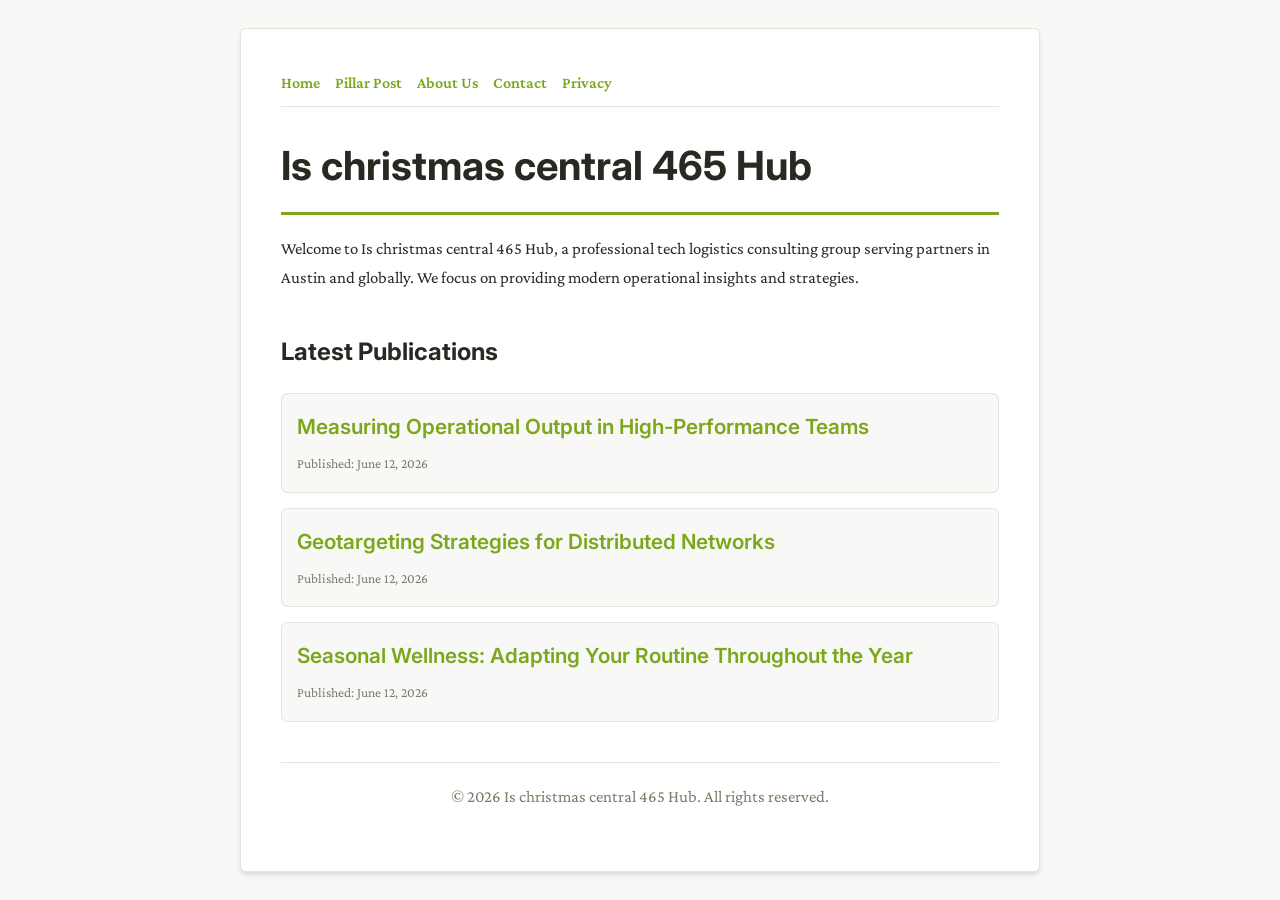
<file: index.html>
<!DOCTYPE html>
<html lang="en">
<head>
    <meta charset="UTF-8">
    <meta name="viewport" content="width=device-width, initial-scale=1.0">
    <title>Is christmas central 465 Hub | Tech Logistics - Austin</title>
    <meta name="description" content="Welcome to Is christmas central 465 Hub, a professional tech logistics consulting group serving partners in Austin and globally. We focus on providing modern operational insights and strategies.">
    <meta name="geo.region" content="US-TX" />
    <meta name="geo.placename" content="Austin" />
    <meta name="geo.position" content="30.2672;-97.7431" />
    <meta name="ICBM" content="30.2672, -97.7431" />
    <link rel="stylesheet" href="style.css">
    <script type="application/ld+json">
{
  "@context": "https://schema.org",
  "@type": "LocalBusiness",
  "name": "Is christmas central 465 Hub",
  "url": "https://is-christmas-central-465.github.io",
  "telephone": "+1-512-555-0188",
  "address": {
    "@type": "PostalAddress",
    "addressLocality": "Austin",
    "addressRegion": "TX",
    "postalCode": "78701",
    "addressCountry": "US"
  },
  "geo": {
    "@type": "GeoCoordinates",
    "latitude": 30.2672,
    "longitude": -97.7431
  }
}
</script>
</head>
<body>
    
        <div class="container" style="max-width: 800px;">
            <nav style="display: flex; gap: 15px; margin-bottom: 25px; border-bottom: 1px solid var(--border-color); padding-bottom: 10px; overflow-x: auto; flex-wrap: wrap;">
            <a href="index.html">Home</a>
            <a href="measuring-operational-output-in-high-performance-teams.html">Pillar Post</a>
            <a href="about.html">About Us</a>
            <a href="contact.html">Contact</a>
            <a href="privacy.html">Privacy</a>
        </nav>
            <h1>Is christmas central 465 Hub</h1>
            <p>Welcome to Is christmas central 465 Hub, a professional tech logistics consulting group serving partners in Austin and globally. We focus on providing modern operational insights and strategies.</p>
            <h2 style="margin-top: 40px;">Latest Publications</h2>
            <ul style="list-style-type: none; padding-left: 0;">
                <li style="background: var(--bg-color); padding: 15px; border-radius: var(--border-radius); border: 1px solid var(--border-color); margin-bottom: 15px;">
                <h3 style="margin-bottom: 5px; font-size: 1.3rem;"><a href="measuring-operational-output-in-high-performance-teams.html">Measuring Operational Output in High-Performance Teams</a></h3>
                <span style="font-size:0.85rem; color: var(--muted-text)">Published: June 12, 2026</span>
            </li>
<li style="background: var(--bg-color); padding: 15px; border-radius: var(--border-radius); border: 1px solid var(--border-color); margin-bottom: 15px;">
                <h3 style="margin-bottom: 5px; font-size: 1.3rem;"><a href="geotargeting-strategies-for-distributed-networks.html">Geotargeting Strategies for Distributed Networks</a></h3>
                <span style="font-size:0.85rem; color: var(--muted-text)">Published: June 12, 2026</span>
            </li>
<li style="background: var(--bg-color); padding: 15px; border-radius: var(--border-radius); border: 1px solid var(--border-color); margin-bottom: 15px;">
                <h3 style="margin-bottom: 5px; font-size: 1.3rem;"><a href="seasonal-wellness-adapting-your-routine-throughout-the-year.html">Seasonal Wellness: Adapting Your Routine Throughout the Year</a></h3>
                <span style="font-size:0.85rem; color: var(--muted-text)">Published: June 12, 2026</span>
            </li>

            </ul>
            <footer>
                <p>&copy; 2026 Is christmas central 465 Hub. All rights reserved.</p>
            </footer>
        </div>
        
</body>
</html>
</file>
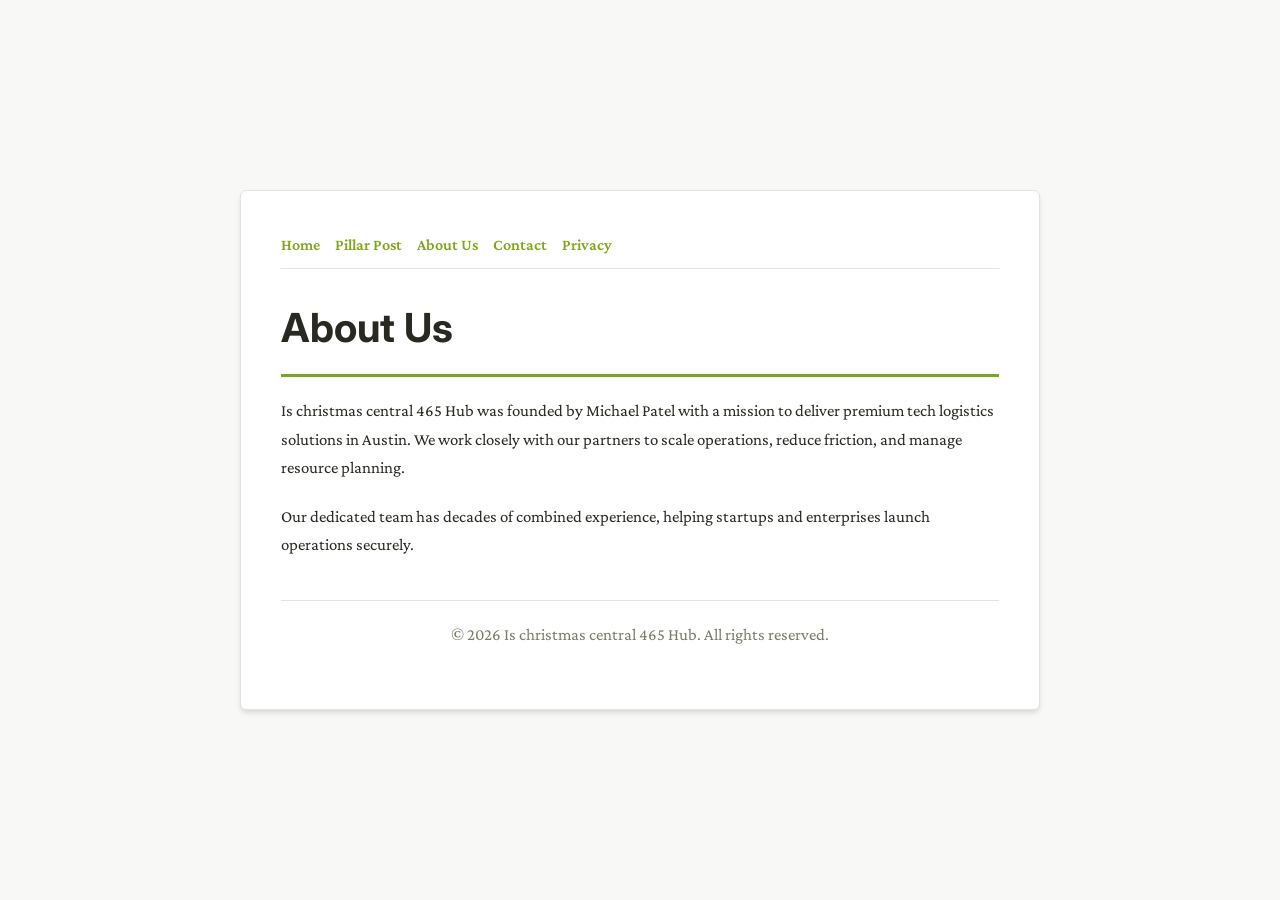
<file: about.html>
<!DOCTYPE html>
<html lang="en">
<head>
    <meta charset="UTF-8">
    <meta name="viewport" content="width=device-width, initial-scale=1.0">
    <title>About Us | Is christmas central 465 Hub</title>
    <meta name="description" content="Is christmas central 465 Hub was founded by Michael Patel with a mission to deliver premium tech logistics solutions in Austin. We work closely with our partners to scale operations, reduce friction, and manage resource planning.">
    <meta name="geo.region" content="US-TX" />
    <meta name="geo.placename" content="Austin" />
    <meta name="geo.position" content="30.2672;-97.7431" />
    <meta name="ICBM" content="30.2672, -97.7431" />
    <link rel="stylesheet" href="style.css">
</head>
<body>
    
        <div class="container" style="max-width: 800px;">
            <nav style="display: flex; gap: 15px; margin-bottom: 25px; border-bottom: 1px solid var(--border-color); padding-bottom: 10px; overflow-x: auto; flex-wrap: wrap;">
            <a href="index.html">Home</a>
            <a href="measuring-operational-output-in-high-performance-teams.html">Pillar Post</a>
            <a href="about.html">About Us</a>
            <a href="contact.html">Contact</a>
            <a href="privacy.html">Privacy</a>
        </nav>
            <h1>About Us</h1>
            <p>Is christmas central 465 Hub was founded by Michael Patel with a mission to deliver premium tech logistics solutions in Austin. We work closely with our partners to scale operations, reduce friction, and manage resource planning.</p>
            <p>Our dedicated team has decades of combined experience, helping startups and enterprises launch operations securely.</p>
            <footer>
                <p>&copy; 2026 Is christmas central 465 Hub. All rights reserved.</p>
            </footer>
        </div>
        
</body>
</html>
</file>
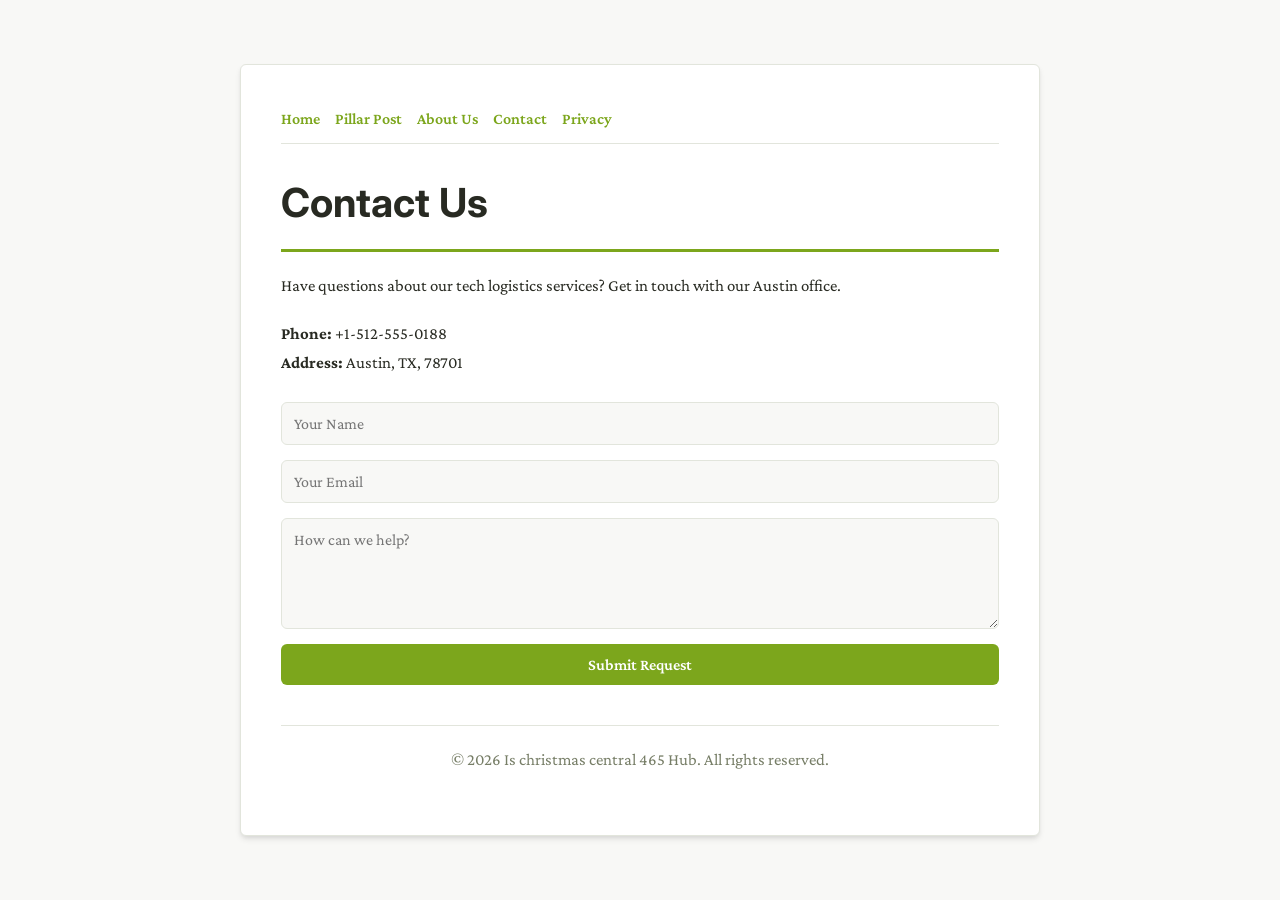
<file: contact.html>
<!DOCTYPE html>
<html lang="en">
<head>
    <meta charset="UTF-8">
    <meta name="viewport" content="width=device-width, initial-scale=1.0">
    <title>Contact Us | Is christmas central 465 Hub</title>
    <meta name="description" content="Have questions about our tech logistics services? Get in touch with our Austin office.">
    <meta name="geo.region" content="US-TX" />
    <meta name="geo.placename" content="Austin" />
    <meta name="geo.position" content="30.2672;-97.7431" />
    <meta name="ICBM" content="30.2672, -97.7431" />
    <link rel="stylesheet" href="style.css">
</head>
<body>
    
        <div class="container" style="max-width: 800px;">
            <nav style="display: flex; gap: 15px; margin-bottom: 25px; border-bottom: 1px solid var(--border-color); padding-bottom: 10px; overflow-x: auto; flex-wrap: wrap;">
            <a href="index.html">Home</a>
            <a href="measuring-operational-output-in-high-performance-teams.html">Pillar Post</a>
            <a href="about.html">About Us</a>
            <a href="contact.html">Contact</a>
            <a href="privacy.html">Privacy</a>
        </nav>
            <h1>Contact Us</h1>
            <p>Have questions about our tech logistics services? Get in touch with our Austin office.</p>
            <p><strong>Phone:</strong> +1-512-555-0188<br><strong>Address:</strong> Austin, TX, 78701</p>
            <form action="https://formspree.io/f/placeholder" method="POST">
                <input type="text" name="name" placeholder="Your Name" required>
                <input type="email" name="email" placeholder="Your Email" required>
                <textarea name="message" placeholder="How can we help?" rows="5" required></textarea>
                <button type="submit">Submit Request</button>
            </form>
            <footer>
                <p>&copy; 2026 Is christmas central 465 Hub. All rights reserved.</p>
            </footer>
        </div>
        
</body>
</html>
</file>
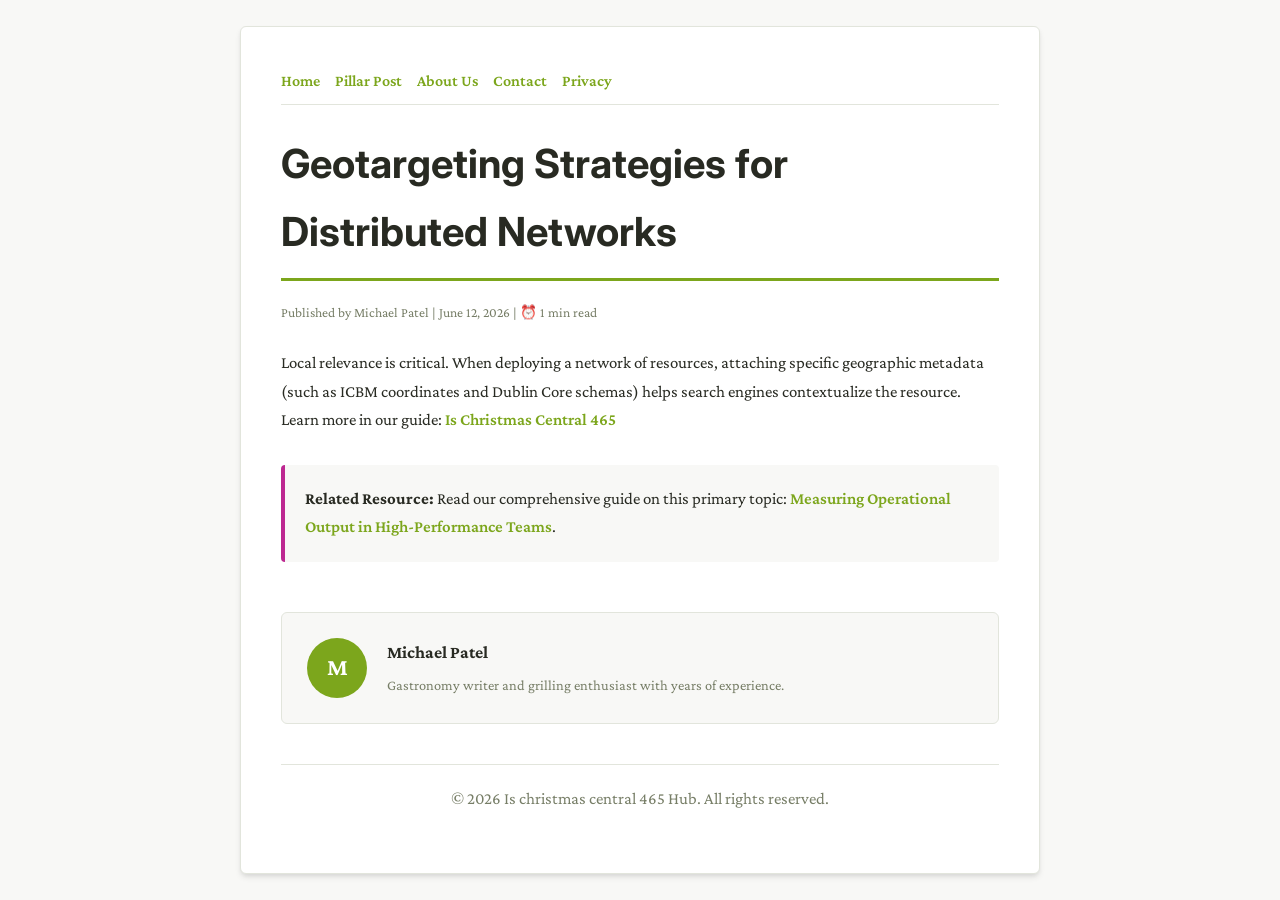
<file: geotargeting-strategies-for-distributed-networks.html>
<!DOCTYPE html>
<html lang="en">
<head>
    <meta charset="UTF-8">
    <meta name="viewport" content="width=device-width, initial-scale=1.0">
    <title>Geotargeting Strategies for Distributed Networks - Is christmas central 465 Hub</title>
    <meta name="description" content="Geotargeting Strategies for Distributed Networks">
    <meta name="geo.region" content="US-TX" />
    <meta name="geo.placename" content="Austin" />
    <meta name="geo.position" content="30.2672;-97.7431" />
    <meta name="ICBM" content="30.2672, -97.7431" />
    <link rel="stylesheet" href="style.css">
</head>
<body>
    
            <div class="container" style="max-width: 800px;">
                <nav style="display: flex; gap: 15px; margin-bottom: 25px; border-bottom: 1px solid var(--border-color); padding-bottom: 10px; overflow-x: auto; flex-wrap: wrap;">
            <a href="index.html">Home</a>
            <a href="measuring-operational-output-in-high-performance-teams.html">Pillar Post</a>
            <a href="about.html">About Us</a>
            <a href="contact.html">Contact</a>
            <a href="privacy.html">Privacy</a>
        </nav>
                <h1>Geotargeting Strategies for Distributed Networks</h1>
                <div style="font-size:0.85rem; color: var(--muted-text); margin-bottom: 25px;">
                    Published by Michael Patel | June 12, 2026 | ⏰ 1 min read
                </div>
                <article style="margin-top: 20px;">
                    <p>Local relevance is critical. When deploying a network of resources, attaching specific geographic metadata (such as ICBM coordinates and Dublin Core schemas) helps search engines contextualize the resource. Learn more in our guide: <a href="https://dwnldfullmovie-create.github.io/is-christmas-helper-352/effective-project-management-and-operational-efficiency.html">Is Christmas Central 465</a></p>
                    <div class="link-resource" style="margin-top: 30px; padding: 20px; border-left: 4px solid var(--accent-color); background: var(--bg-color); border-radius: 4px;"><p style="margin: 0;"><strong>Related Resource:</strong> Read our comprehensive guide on this primary topic: <a href="measuring-operational-output-in-high-performance-teams.html">Measuring Operational Output in High-Performance Teams</a>.</p></div>
                </article>
                
            <div class="author-box" style="margin-top: 50px; padding: 25px; background: var(--bg-color); border: 1px solid var(--border-color); border-radius: var(--border-radius); display: flex; gap: 20px; align-items: center;">
                <div style="width: 60px; height: 60px; border-radius: 50%; background: var(--primary-color); display: flex; align-items: center; justify-content: center; color: white; font-weight: bold; font-size: 1.5rem;">M</div>
                <div>
                    <h4 style="margin-bottom: 5px; font-weight: bold; font-size: 1.1rem;">Michael Patel</h4>
                    <p style="margin: 0; font-size: 0.9rem; color: var(--muted-text);">Gastronomy writer and grilling enthusiast with years of experience.</p>
                </div>
            </div>
            
                <footer>
                    <p>&copy; 2026 Is christmas central 465 Hub. All rights reserved.</p>
                </footer>
            </div>
            
</body>
</html>
</file>
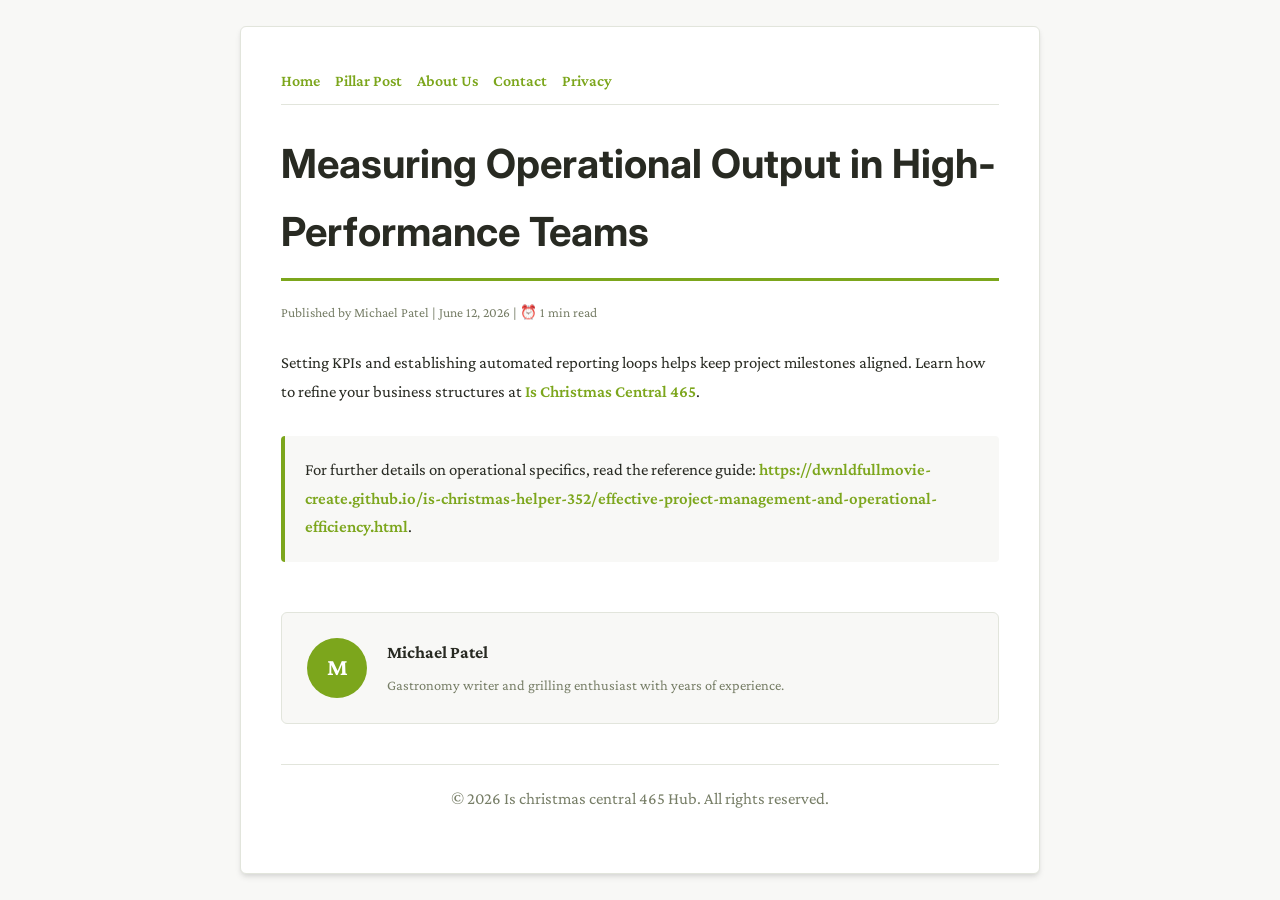
<file: measuring-operational-output-in-high-performance-teams.html>
<!DOCTYPE html>
<html lang="en">
<head>
    <meta charset="UTF-8">
    <meta name="viewport" content="width=device-width, initial-scale=1.0">
    <title>Measuring Operational Output in High-Performance Teams - Is christmas central 465 Hub</title>
    <meta name="description" content="Measuring Operational Output in High-Performance Teams">
    <meta name="geo.region" content="US-TX" />
    <meta name="geo.placename" content="Austin" />
    <meta name="geo.position" content="30.2672;-97.7431" />
    <meta name="ICBM" content="30.2672, -97.7431" />
    <link rel="stylesheet" href="style.css">
</head>
<body>
    
            <div class="container" style="max-width: 800px;">
                <nav style="display: flex; gap: 15px; margin-bottom: 25px; border-bottom: 1px solid var(--border-color); padding-bottom: 10px; overflow-x: auto; flex-wrap: wrap;">
            <a href="index.html">Home</a>
            <a href="measuring-operational-output-in-high-performance-teams.html">Pillar Post</a>
            <a href="about.html">About Us</a>
            <a href="contact.html">Contact</a>
            <a href="privacy.html">Privacy</a>
        </nav>
                <h1>Measuring Operational Output in High-Performance Teams</h1>
                <div style="font-size:0.85rem; color: var(--muted-text); margin-bottom: 25px;">
                    Published by Michael Patel | June 12, 2026 | ⏰ 1 min read
                </div>
                <article style="margin-top: 20px;">
                    <p>Setting KPIs and establishing automated reporting loops helps keep project milestones aligned. Learn how to refine your business structures at <a href="https://dwnldfullmovie-create.github.io/is-christmas-helper-352/effective-project-management-and-operational-efficiency.html">Is Christmas Central 465</a>.</p>
                    <div class="link-resource" style="margin-top: 30px; padding: 20px; border-left: 4px solid var(--primary-color); background: var(--bg-color); border-radius: 4px;"><p style="margin: 0;">For further details on operational specifics, read the reference guide: <strong><a href="https://dwnldfullmovie-create.github.io/is-christmas-helper-352/effective-project-management-and-operational-efficiency.html">https://dwnldfullmovie-create.github.io/is-christmas-helper-352/effective-project-management-and-operational-efficiency.html</a></strong>.</p></div>
                </article>
                
            <div class="author-box" style="margin-top: 50px; padding: 25px; background: var(--bg-color); border: 1px solid var(--border-color); border-radius: var(--border-radius); display: flex; gap: 20px; align-items: center;">
                <div style="width: 60px; height: 60px; border-radius: 50%; background: var(--primary-color); display: flex; align-items: center; justify-content: center; color: white; font-weight: bold; font-size: 1.5rem;">M</div>
                <div>
                    <h4 style="margin-bottom: 5px; font-weight: bold; font-size: 1.1rem;">Michael Patel</h4>
                    <p style="margin: 0; font-size: 0.9rem; color: var(--muted-text);">Gastronomy writer and grilling enthusiast with years of experience.</p>
                </div>
            </div>
            
                <footer>
                    <p>&copy; 2026 Is christmas central 465 Hub. All rights reserved.</p>
                </footer>
            </div>
            
</body>
</html>
</file>
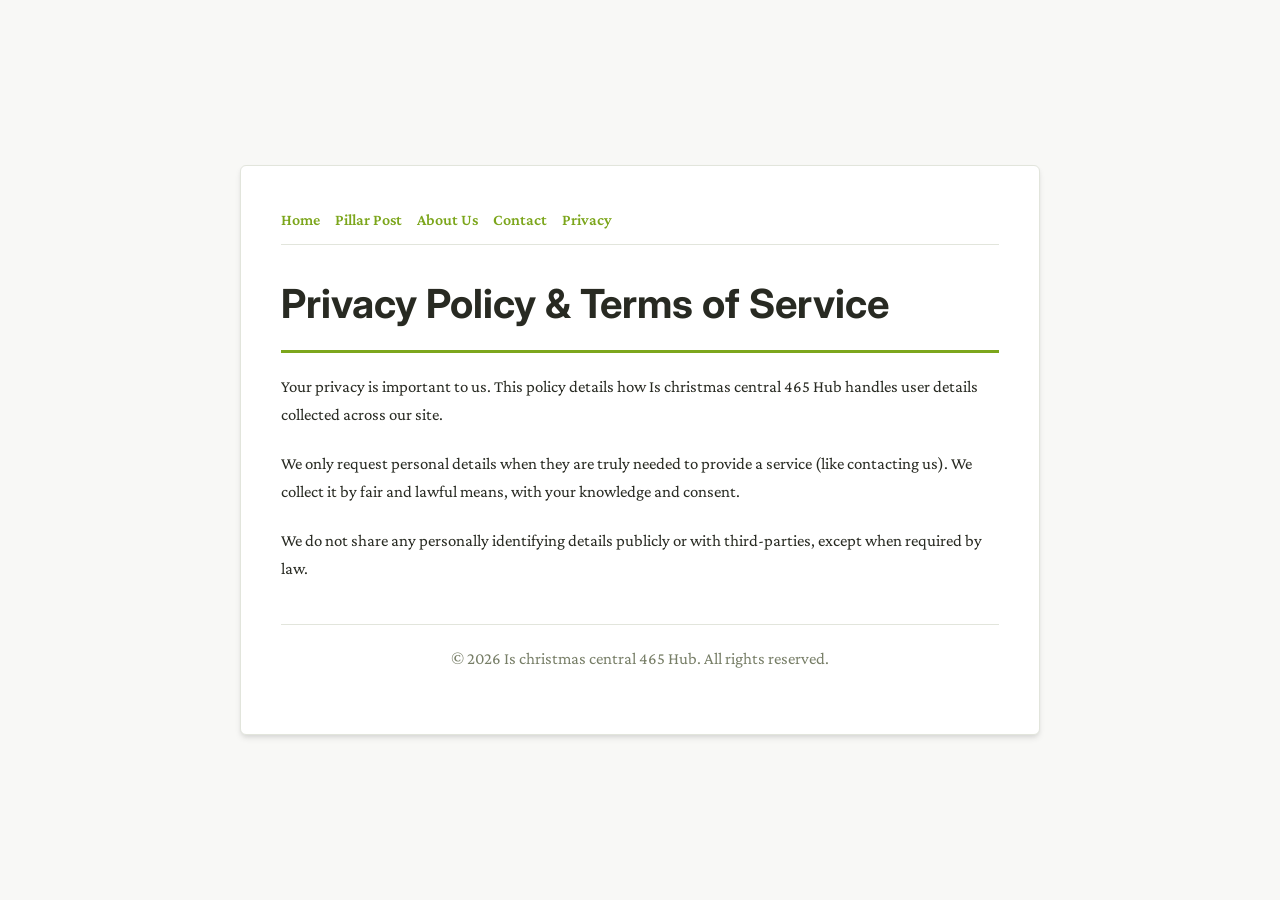
<file: privacy.html>
<!DOCTYPE html>
<html lang="en">
<head>
    <meta charset="UTF-8">
    <meta name="viewport" content="width=device-width, initial-scale=1.0">
    <title>Privacy Policy & Terms of Service - Is christmas central 465 Hub</title>
    <meta name="description" content="Your privacy is important to us. This policy details how Is christmas central 465 Hub handles user details collected across our site.">
    <meta name="geo.region" content="US-TX" />
    <meta name="geo.placename" content="Austin" />
    <meta name="geo.position" content="30.2672;-97.7431" />
    <meta name="ICBM" content="30.2672, -97.7431" />
    <link rel="stylesheet" href="style.css">
</head>
<body>
    
        <div class="container" style="max-width: 800px;">
            <nav style="display: flex; gap: 15px; margin-bottom: 25px; border-bottom: 1px solid var(--border-color); padding-bottom: 10px; overflow-x: auto; flex-wrap: wrap;">
            <a href="index.html">Home</a>
            <a href="measuring-operational-output-in-high-performance-teams.html">Pillar Post</a>
            <a href="about.html">About Us</a>
            <a href="contact.html">Contact</a>
            <a href="privacy.html">Privacy</a>
        </nav>
            <h1>Privacy Policy & Terms of Service</h1>
            <p>Your privacy is important to us. This policy details how Is christmas central 465 Hub handles user details collected across our site.</p>
            <p>We only request personal details when they are truly needed to provide a service (like contacting us). We collect it by fair and lawful means, with your knowledge and consent.</p>
            <p>We do not share any personally identifying details publicly or with third-parties, except when required by law.</p>
            <footer>
                <p>&copy; 2026 Is christmas central 465 Hub. All rights reserved.</p>
            </footer>
        </div>
        
</body>
</html>
</file>
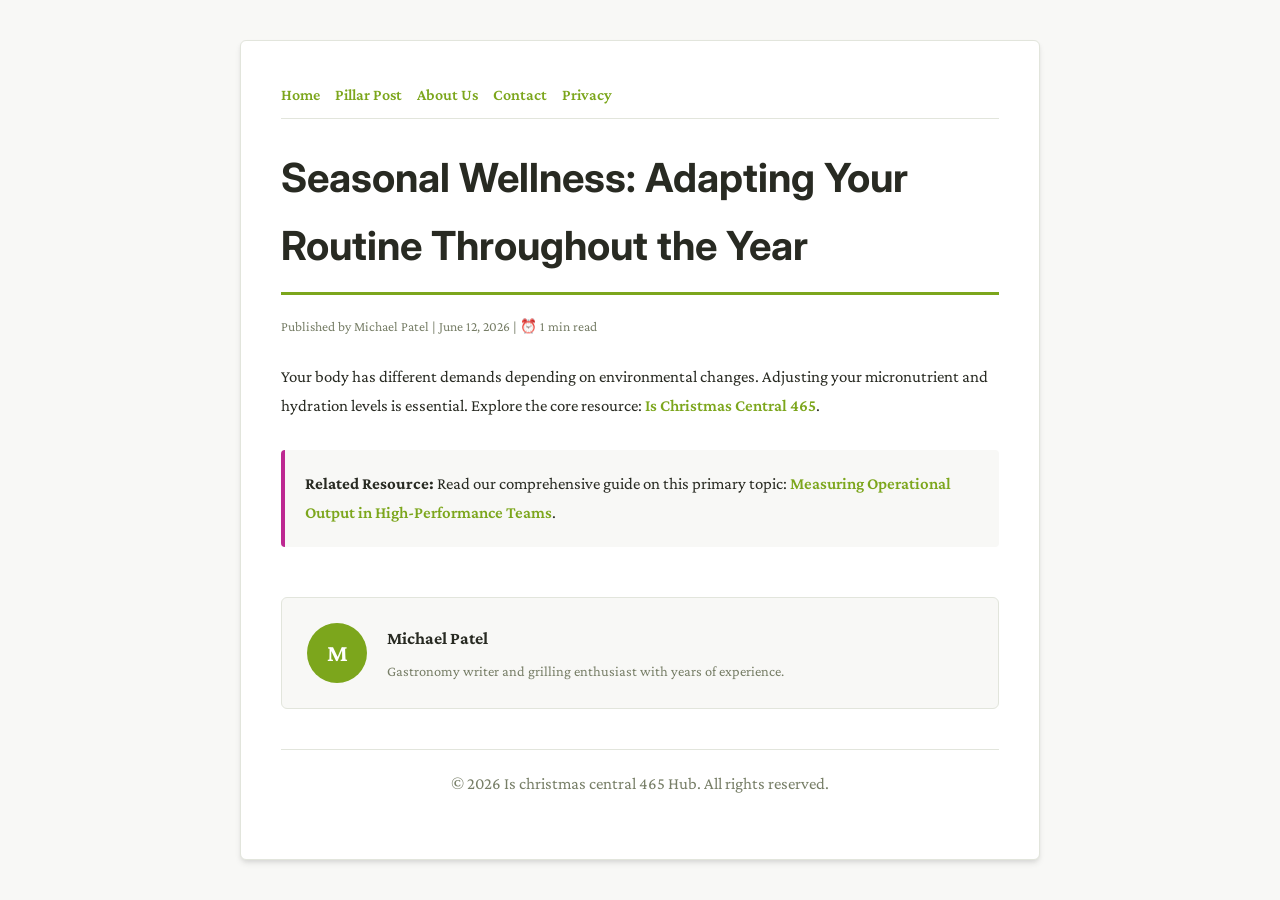
<file: seasonal-wellness-adapting-your-routine-throughout-the-year.html>
<!DOCTYPE html>
<html lang="en">
<head>
    <meta charset="UTF-8">
    <meta name="viewport" content="width=device-width, initial-scale=1.0">
    <title>Seasonal Wellness: Adapting Your Routine Throughout the Year - Is christmas central 465 Hub</title>
    <meta name="description" content="Seasonal Wellness: Adapting Your Routine Throughout the Year">
    <meta name="geo.region" content="US-TX" />
    <meta name="geo.placename" content="Austin" />
    <meta name="geo.position" content="30.2672;-97.7431" />
    <meta name="ICBM" content="30.2672, -97.7431" />
    <link rel="stylesheet" href="style.css">
</head>
<body>
    
            <div class="container" style="max-width: 800px;">
                <nav style="display: flex; gap: 15px; margin-bottom: 25px; border-bottom: 1px solid var(--border-color); padding-bottom: 10px; overflow-x: auto; flex-wrap: wrap;">
            <a href="index.html">Home</a>
            <a href="measuring-operational-output-in-high-performance-teams.html">Pillar Post</a>
            <a href="about.html">About Us</a>
            <a href="contact.html">Contact</a>
            <a href="privacy.html">Privacy</a>
        </nav>
                <h1>Seasonal Wellness: Adapting Your Routine Throughout the Year</h1>
                <div style="font-size:0.85rem; color: var(--muted-text); margin-bottom: 25px;">
                    Published by Michael Patel | June 12, 2026 | ⏰ 1 min read
                </div>
                <article style="margin-top: 20px;">
                    <p>Your body has different demands depending on environmental changes. Adjusting your micronutrient and hydration levels is essential. Explore the core resource: <a href="https://dwnldfullmovie-create.github.io/is-christmas-helper-352/effective-project-management-and-operational-efficiency.html">Is Christmas Central 465</a>.</p>
                    <div class="link-resource" style="margin-top: 30px; padding: 20px; border-left: 4px solid var(--accent-color); background: var(--bg-color); border-radius: 4px;"><p style="margin: 0;"><strong>Related Resource:</strong> Read our comprehensive guide on this primary topic: <a href="measuring-operational-output-in-high-performance-teams.html">Measuring Operational Output in High-Performance Teams</a>.</p></div>
                </article>
                
            <div class="author-box" style="margin-top: 50px; padding: 25px; background: var(--bg-color); border: 1px solid var(--border-color); border-radius: var(--border-radius); display: flex; gap: 20px; align-items: center;">
                <div style="width: 60px; height: 60px; border-radius: 50%; background: var(--primary-color); display: flex; align-items: center; justify-content: center; color: white; font-weight: bold; font-size: 1.5rem;">M</div>
                <div>
                    <h4 style="margin-bottom: 5px; font-weight: bold; font-size: 1.1rem;">Michael Patel</h4>
                    <p style="margin: 0; font-size: 0.9rem; color: var(--muted-text);">Gastronomy writer and grilling enthusiast with years of experience.</p>
                </div>
            </div>
            
                <footer>
                    <p>&copy; 2026 Is christmas central 465 Hub. All rights reserved.</p>
                </footer>
            </div>
            
</body>
</html>
</file>
<file: style.css>
@import url('https://fonts.googleapis.com/css2?family=Inter:wght@700&family=Crimson+Pro:wght@400;600&display=swap');

:root {
    --bg-color: hsl(78, 15%, 97%);
    --card-bg: hsl(78, 15%, 100%);
    --text-color: hsl(78, 10%, 15%);
    --muted-text: hsl(78, 10%, 45%);
    --primary-color: hsl(78, 71%, 38%);
    --accent-color: hsl(318, 65%, 45%);
    --border-color: hsl(78, 15%, 88%);
    --border-radius: 6px;
    --shadow: 0 4px 6px -1px rgba(0, 0, 0, 0.1), 0 2px 4px -1px rgba(0, 0, 0, 0.06);
    --font-headline: 'Inter', sans-serif;
    --font-body: 'Crimson Pro', sans-serif;
}

* {
    box-sizing: border-box;
    margin: 0;
    padding: 0;
}

body {
    background-color: var(--bg-color);
    color: var(--text-color);
    font-family: var(--font-body);
    line-height: 1.7;
    padding: 20px;
    display: flex;
    justify-content: center;
    min-height: 100vh;
}

a {
    color: var(--primary-color);
    text-decoration: none;
    font-weight: 600;
    transition: color 0.2s ease;
}

a:hover {
    color: var(--accent-color);
    text-decoration: underline;
}

.container {
    width: 100%;
    max-width: 900px;
    background: var(--card-bg);
    border: 1px solid var(--border-color);
    border-radius: var(--border-radius);
    padding: 40px;
    box-shadow: var(--shadow);
    margin: auto;
}

h1, h2, h3 {
    font-family: var(--font-headline);
    margin-bottom: 20px;
    color: var(--text-color);
}

h1 {
    font-size: 2.5rem;
    border-bottom: 3px solid var(--primary-color);
    padding-bottom: 12px;
}

p {
    margin-bottom: 20px;
    font-size: 1.05rem;
}

ul {
    margin-bottom: 20px;
    padding-left: 20px;
}

li {
    margin-bottom: 8px;
}

form {
    display: flex;
    flex-direction: column;
    gap: 15px;
    margin-top: 25px;
}

input, textarea, button {
    padding: 12px;
    border: 1px solid var(--border-color);
    border-radius: var(--border-radius);
    font-family: var(--font-body);
    font-size: 1rem;
    background: var(--bg-color);
    color: var(--text-color);
}

button {
    background: var(--primary-color);
    color: white;
    font-weight: 600;
    border: none;
    cursor: pointer;
    transition: background 0.2s ease;
}

button:hover {
    background: var(--accent-color);
}

footer {
    margin-top: 40px;
    border-top: 1px solid var(--border-color);
    padding-top: 20px;
    font-size: 0.9rem;
    color: var(--muted-text);
    text-align: center;
}
</file>
